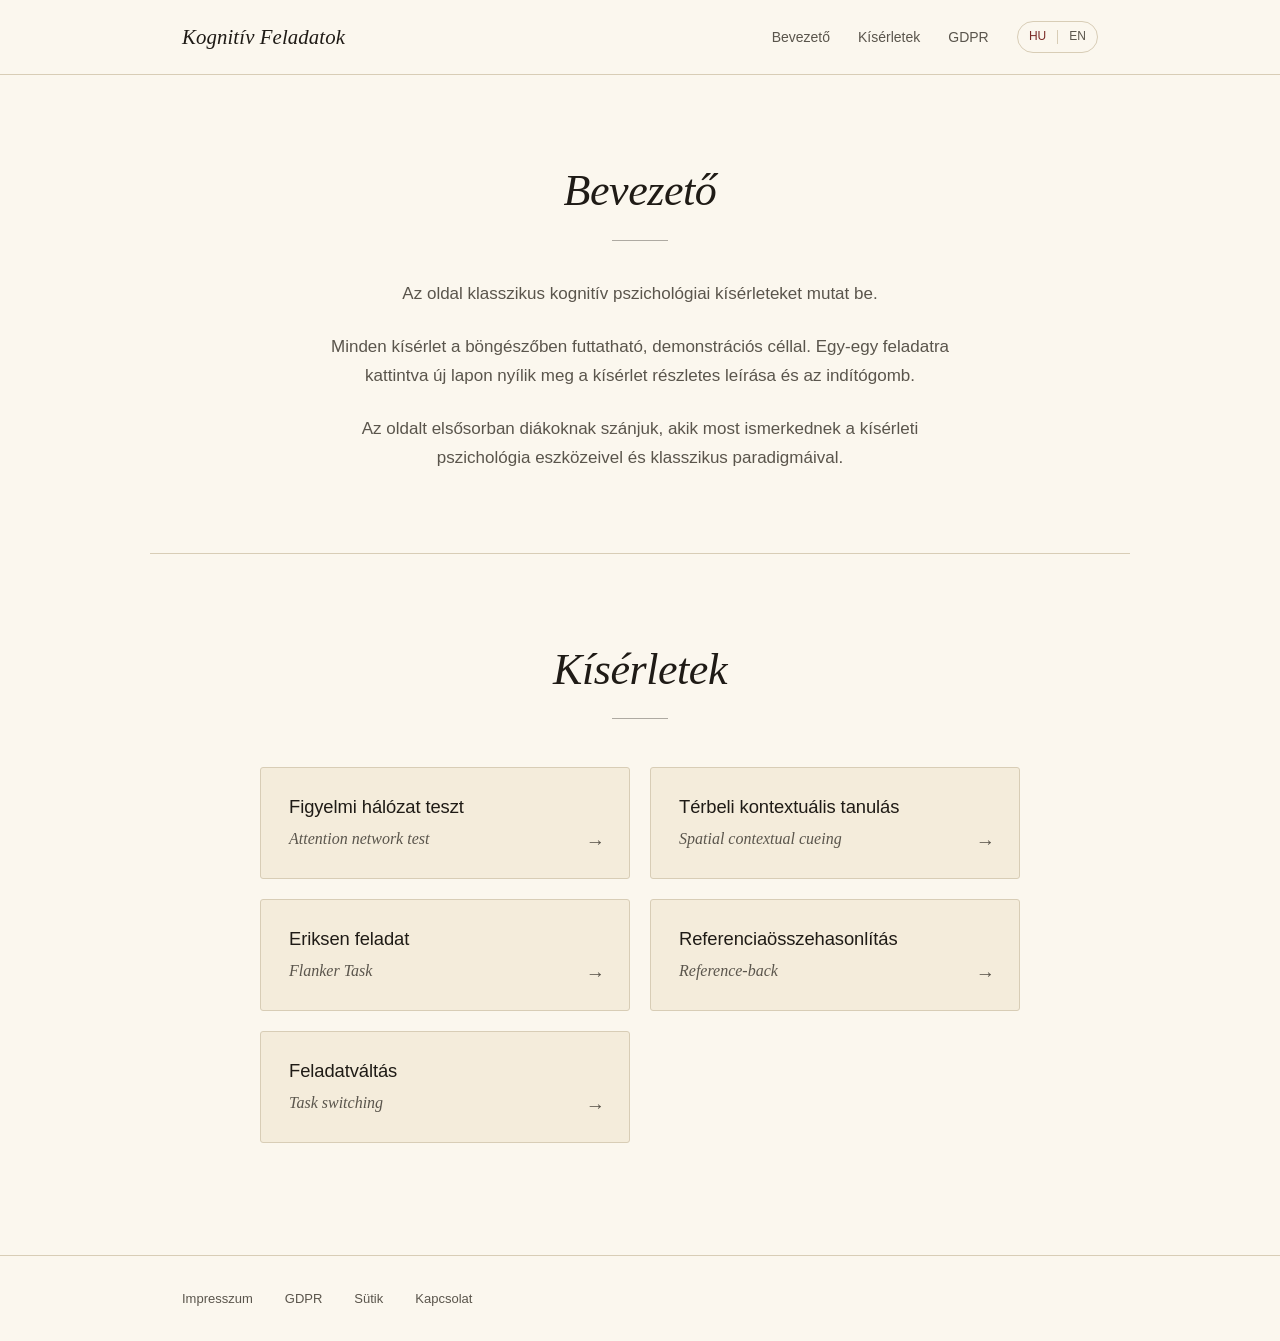
<file: index.html>
<!DOCTYPE html>
<html lang="hu">
<head>
    <meta charset="UTF-8">
    <meta name="viewport" content="width=device-width, initial-scale=1.0">
    <title>Cogni FEladatok</title>
    <meta name = "description" content="Pár klasszikus kognitív pszichológiai kísérlet diákok és érdeklődők számára. Six classical cognitive psychology experiments for students and the curious.">
    <link rel = "stylesheet" href = "common_style.css">
</head>
<body>

<header class="site-header">
    <div class="container">
        <a href="/" class="brand">Kognitív Feladatok</a>
        <nav class="site-nav" aria-label="Main">
            <a href="#introduction"><span class="hu">Bevezető</span><span class="en">Introduction</span></a>
            <a href="#experiments"><span class="hu">Kísérletek</span><span class="en">Experiments</span></a>
            <a href="gdpr.html">GDPR</a>
            <div class="lang-toggle" role="group" aria-label="Language">
                <button type="button" data-lang="hu" aria-pressed="true">HU</button>
                <span class="divider" aria-hidden="true"></span>
                <button type="button" data-lang="en" aria-pressed="false">EN</button>
            </div>
        </nav>
    </div>
</header>

<main>

    <section class="introduction" id="introduction">
      <div class="container">
        <h1 class="section-heading">
          <span class="hu">Bevezető</span>
          <span class="en">Introduction</span>
        </h1>
        <p>
          <span class="hu">Az oldal klasszikus kognitív pszichológiai kísérleteket mutat be.</span>
          <span class="en">This site presents classical cognitive psychology experiments — from attentional networks and visual search to conflict resolution and working memory.</span>
        </p>
        <p>
          <span class="hu">Minden kísérlet a böngészőben futtatható, demonstrációs céllal. Egy-egy feladatra kattintva új lapon nyílik meg a kísérlet részletes leírása és az indítógomb.</span>
          <span class="en">Each experiment runs directly in the browser, for demonstration purposes. Clicking a task opens its description and start button in a new tab.</span>
        </p>
        <p>
          <span class="hu">Az oldalt elsősorban diákoknak szánjuk, akik most ismerkednek a 
            kísérleti pszichológia eszközeivel és klasszikus paradigmáival.</span>
          <span class="en">The site is intended primarily for students who are getting their first hands-on look 
            at the tools and classical paradigms of experimental psychology.</span>
        </p>
      </div>
    </section>

    <hr class="section-divider">

    <section class="experiments" id="experiments">
      <div class="container">
        <h2 class="section-heading">
          <span class="hu">Kísérletek</span>
          <span class="en">Experiments</span>
        </h2>

        <div class="experiment-grid">

          <a href="ant.html" class="experiment-card">
            <span class="card-hu">Figyelmi hálózat teszt</span>
            <span class="card-en">Attention network test</span>
            <span class="card-arrow" aria-hidden="true">→</span>
          </a>

          <a href="consp.html" class="experiment-card">
            <span class="card-hu">Térbeli kontextuális tanulás</span>
            <span class="card-en">Spatial contextual cueing</span>
            <span class="card-arrow" aria-hidden="true">→</span>
          </a>

          <a href="flanker.html" class="experiment-card">
            <span class="card-hu">Eriksen feladat</span>
            <span class="card-en">Flanker Task</span>
            <span class="card-arrow" aria-hidden="true">→</span>
          </a>

          <a href="refback.html" class="experiment-card">
            <span class="card-hu">Referenciaösszehasonlítás</span>
            <span class="card-en">Reference-back</span>
            <span class="card-arrow" aria-hidden="true">→</span>
          </a>

          <a href="task_switch.html" class="experiment-card">
            <span class="card-hu">Feladatváltás</span>
            <span class="card-en">Task switching</span>
            <span class="card-arrow" aria-hidden="true">→</span>
          </a>

        </div>
      </div>
    </section>


</main>
<footer class="site-footer">
    <div class="container">
        <ul>
            <li><a href="impresszum.html">Impresszum</a></li>
            <li><a href="gdpr.html">GDPR</a></li>
            <li><a href="cookies.html">Sütik</a></li>
            <li><a href="kapcsolat.html"><span class="hu">Kapcsolat</span><span class="en">Contact</span></a></li>
        </ul>
    </div>
</footer>
<script src="common.js" defer></script>
</body>
</html>
</file>
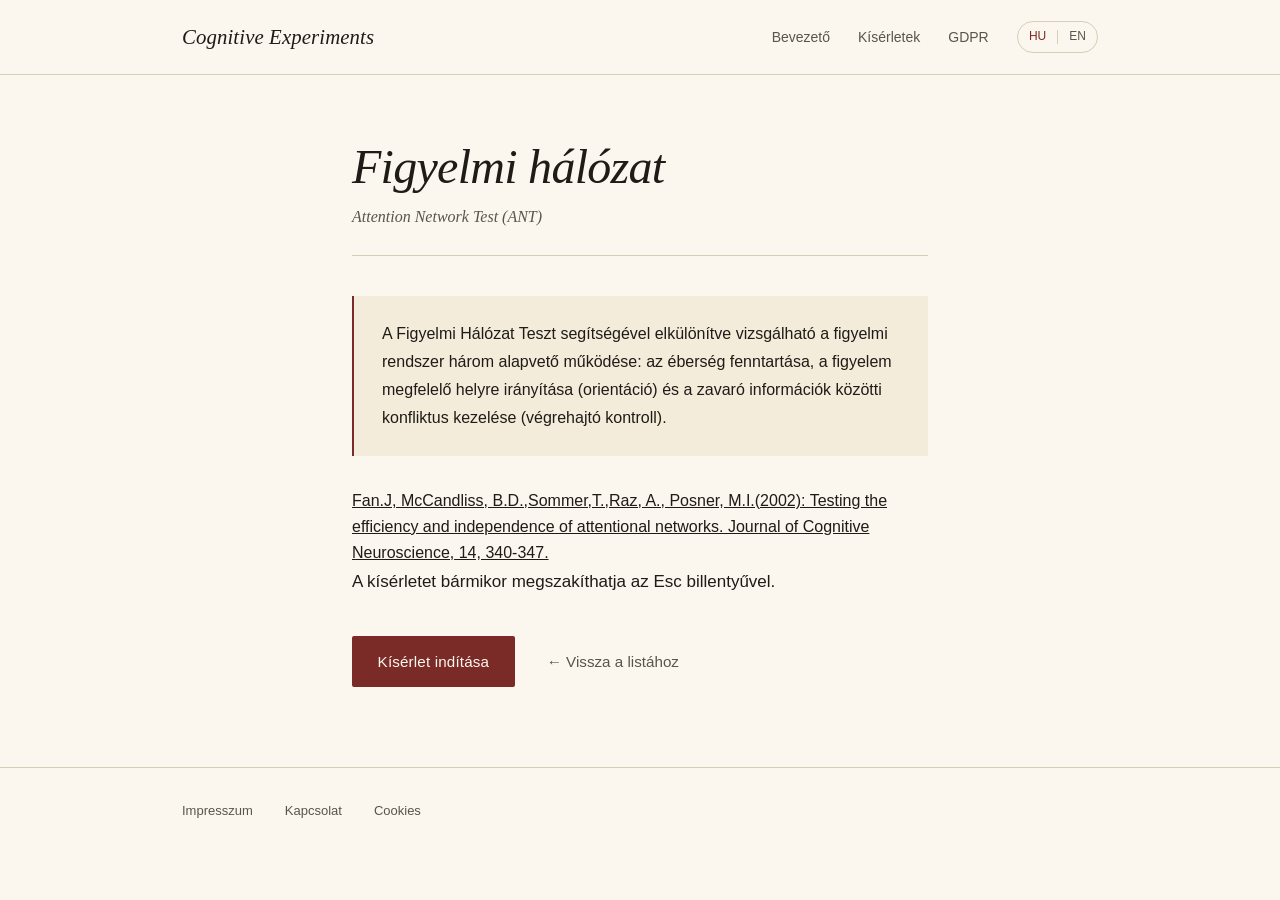
<file: ant.html>
<!DOCTYPE html>
<html lang="hu">
<head>
  <meta charset="UTF-8">
  <meta name="viewport" content="width=device-width, initial-scale=1.0">
  <title>Figyelmi hálózat — Cognitive Experiments</title>
  <meta name="description" content="A figyelmi hálózat teszt (ANT) három figyelmi alrendszert mér: éberség, orientáció, végrehajtó kontroll.">
  <link rel="stylesheet" href="common_style.css">
</head>
<body>

  <header class="site-header">
    <div class="container">
      <a href="index.html" class="brand">Cognitive Experiments</a>
      <nav class="site-nav" aria-label="Main">
        <a href="index.html#introduction"><span class="hu">Bevezető</span><span class="en">Introduction</span></a>
        <a href="index.html#experiments"><span class="hu">Kísérletek</span><span class="en">Experiments</span></a>
        <a href="gdpr.html">GDPR</a>
        <div class="lang-toggle" role="group" aria-label="Language">
          <button type="button" data-lang="hu" aria-pressed="true">HU</button>
          <span class="divider" aria-hidden="true"></span>
          <button type="button" data-lang="en" aria-pressed="false">EN</button>
        </div>
      </nav>
    </div>
  </header>

  <main class="experiment-page">

    <h1>
      <span class="hu">Figyelmi hálózat</span>
      <span class="en">Attention Network Test</span>
    </h1>
    <p class="citation">
      <span class="hu">Attention Network Test (ANT)</span>
      <span class="en">Attention Network Test (ANT)</span>
    </p>

    <div class="instructions">
      <p>
        <span class="hu">A Figyelmi Hálózat Teszt segítségével elkülönítve vizsgálható a figyelmi rendszer három alapvető működése: 
          az éberség fenntartása, a figyelem megfelelő helyre irányítása (orientáció) és a zavaró információk közötti konfliktus kezelése (végrehajtó kontroll).</span>
        <span class="en">The Attention Network Test can be used to separately examine the three basic functions of the attention system:
maintaining alertness, directing attention to the appropriate location (orientation), and managing conflict between distracting information (executive control).</span>
      </p>
    </div>
    <div>
      <a href="https://pubmed.ncbi.nlm.nih.gov/11970796/">Fan.J, McCandliss, B.D.,Sommer,T.,Raz, A., Posner, M.I.(2002): Testing the efficiency and independence
                                                            of attentional networks. Journal of Cognitive Neuroscience, 14, 340-347.</a>
    </div>
    <p>
      <span class="hu"> A kísérletet bármikor megszakíthatja az <strong>Esc</strong> billentyűvel.</span>
      <span class="en"> You can quit at any time by pressing <strong>Esc</strong>.</span>
    </p>
    <div class="actions">
      <a href="experiments/ANT.html" class="button">
        <span class="hu">Kísérlet indítása</span>
        <span class="en">Start the experiment</span>
      </a>
      <a href="index.html#experiments" class="back-link">
        <span class="hu">← Vissza a listához</span>
        <span class="en">← Back to the list</span>
      </a>
    </div>

  </main>

  <footer class="site-footer">
    <div class="container">
      <ul>
        <li><a href="impresszum.html">Impresszum</a></li>
        <li><a href="kapcsolat.html"><span class="hu">Kapcsolat</span><span class="en">Contact</span></a></li>
        <li><a href="cookies.html">Cookies</a></li>
      </ul>
    </div>
  </footer>

  <script src="common.js" defer></script>
</body>
</html>
</file>
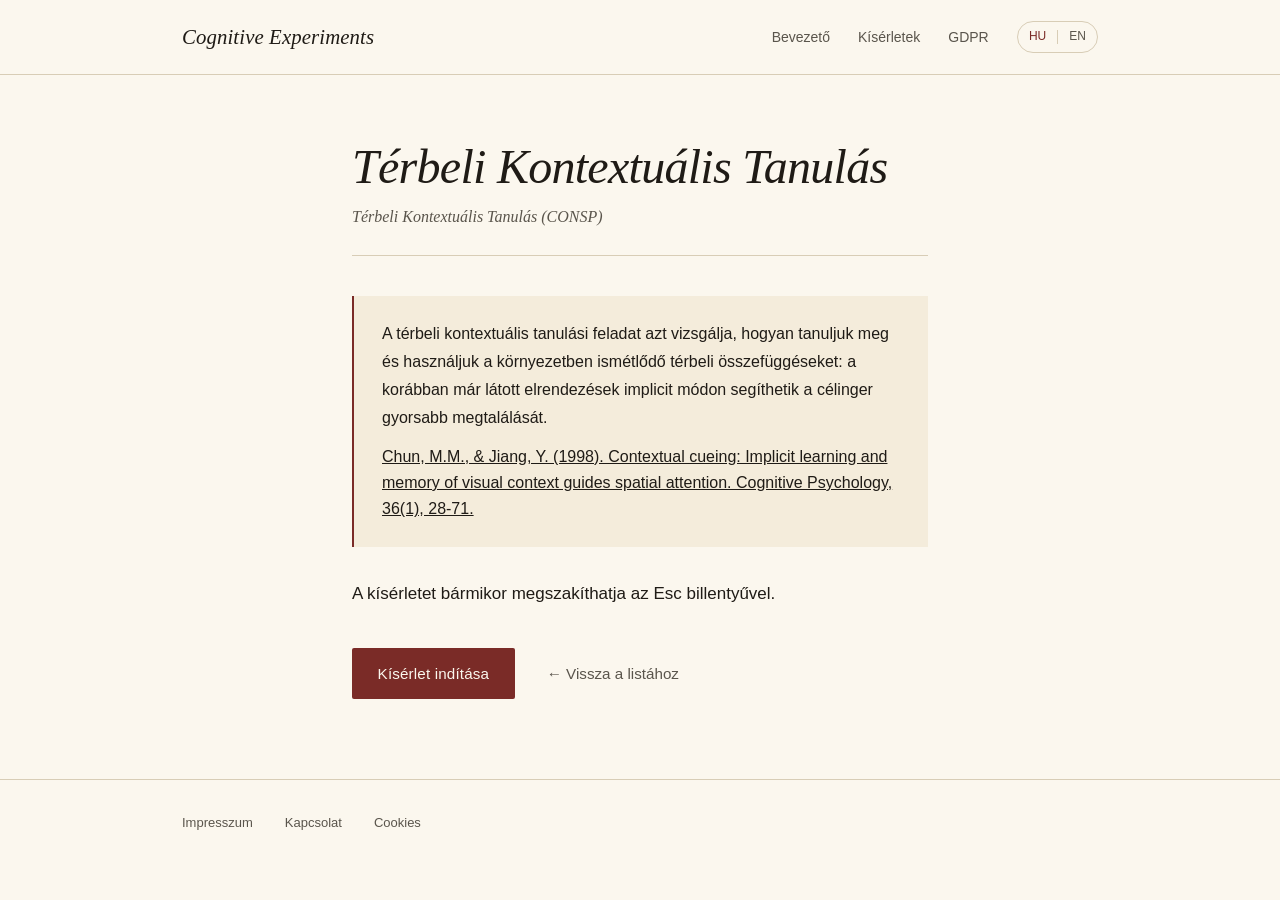
<file: consp.html>
<!DOCTYPE html>
<html lang="hu">
<head>
  <meta charset="UTF-8">
  <meta name="viewport" content="width=device-width, initial-scale=1.0">
  <title>Konjunkciós keresés — Cognitive Experiments</title>
  <meta name="description" content="A konjunkciós keresés teszt (CONSP) három figyelmi alrendszert mér: éberség, orientáció, végrehajtó kontroll.">
  <link rel="stylesheet" href="common_style.css">
</head>
<body>

  <header class="site-header">
    <div class="container">
      <a href="index.html" class="brand">Cognitive Experiments</a>
      <nav class="site-nav" aria-label="Main">
        <a href="index.html#introduction"><span class="hu">Bevezető</span><span class="en">Introduction</span></a>
        <a href="index.html#experiments"><span class="hu">Kísérletek</span><span class="en">Experiments</span></a>
        <a href="gdpr.html">GDPR</a>
        <div class="lang-toggle" role="group" aria-label="Language">
          <button type="button" data-lang="hu" aria-pressed="true">HU</button>
          <span class="divider" aria-hidden="true"></span>
          <button type="button" data-lang="en" aria-pressed="false">EN</button>
        </div>
      </nav>
    </div>
  </header>

  <main class="experiment-page">

    <h1>
      <span class="hu">Térbeli Kontextuális Tanulás</span>
      <span class="en">Spatial Contextual cueing</span>
    </h1>
    <p class="citation">
      <span class="hu">Térbeli Kontextuális Tanulás (CONSP)</span>
      <span class="en">Spatial Contextual cueing (CONSP)</span>
    </p>

    <div class="instructions">
      <p>
        <span class="hu">A térbeli kontextuális tanulási feladat azt vizsgálja, hogyan tanuljuk meg és használjuk a környezetben ismétlődő térbeli összefüggéseket:
        a korábban már látott elrendezések implicit módon segíthetik a célinger gyorsabb megtalálását.</span>
        <span class="en">The spatial contextual learning task examines how we learn and use spatial relationships that are repeated in the environment:
previously seen arrangements can implicitly help us find the target stimulus faster.</span>
      </p>
      <a href="https://www.sciencedirect.com/science/article/pii/S0010028598906818?via%3Dihub">Chun, M.M., & Jiang, Y. (1998). Contextual cueing: Implicit learning and memory of visual context guides spatial attention. Cognitive Psychology, 36(1), 28-71. </a>
    </div>

    <p>
      <span class="hu"> A kísérletet bármikor megszakíthatja az <strong>Esc</strong> billentyűvel.</span>
      <span class="en"> You can quit at any time by pressing <strong>Esc</strong>.</span>
    </p>

    <div class="actions">
      <a href="experiments/CONSP.html" class="button">
        <span class="hu">Kísérlet indítása</span>
        <span class="en">Start the experiment</span>
      </a>
      <a href="index.html#experiments" class="back-link">
        <span class="hu">← Vissza a listához</span>
        <span class="en">← Back to the list</span>
      </a>
    </div>


  </main>

  <footer class="site-footer">
    <div class="container">
      <ul>
        <li><a href="impresszum.html">Impresszum</a></li>
        <li><a href="kapcsolat.html"><span class="hu">Kapcsolat</span><span class="en">Contact</span></a></li>
        <li><a href="cookies.html">Cookies</a></li>
      </ul>
    </div>
  </footer>

  <script src="common.js" defer></script>
</body>
</html>
</file>
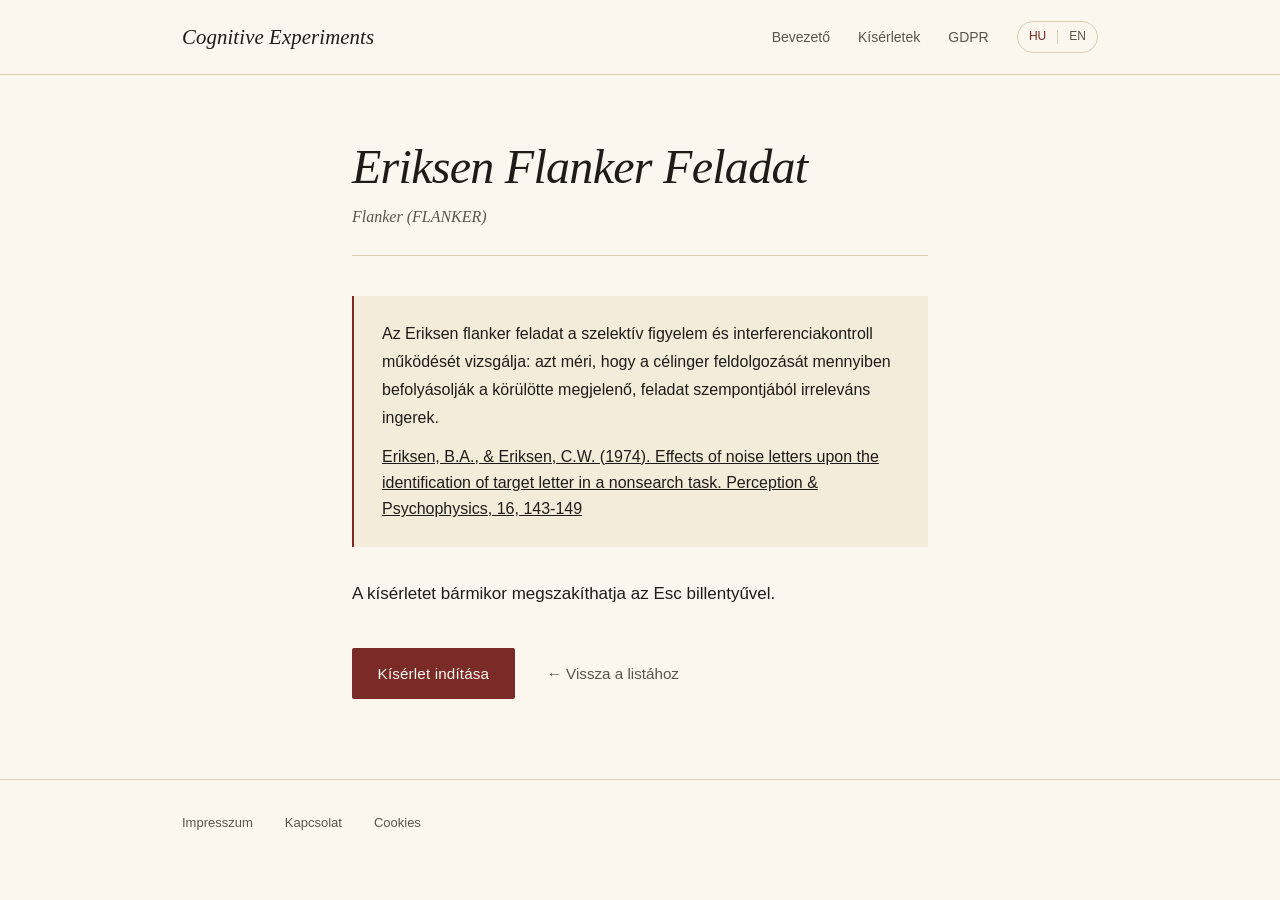
<file: flanker.html>
<!DOCTYPE html>
<html lang="hu">
<head>
  <meta charset="UTF-8">
  <meta name="viewport" content="width=device-width, initial-scale=1.0">
  <title>Eriksen Flanker feladat — Cognitive Experiments</title>
  <meta name="description" content="A Flanker teszt (FLANKER) méri a figyelem irányításának képességét.">
  <link rel="stylesheet" href="common_style.css">
</head>
<body>

  <header class="site-header">
    <div class="container">
      <a href="index.html" class="brand">Cognitive Experiments</a>
      <nav class="site-nav" aria-label="Main">
        <a href="index.html#introduction"><span class="hu">Bevezető</span><span class="en">Introduction</span></a>
        <a href="index.html#experiments"><span class="hu">Kísérletek</span><span class="en">Experiments</span></a>
        <a href="gdpr.html">GDPR</a>
        <div class="lang-toggle" role="group" aria-label="Language">
          <button type="button" data-lang="hu" aria-pressed="true">HU</button>
          <span class="divider" aria-hidden="true"></span>
          <button type="button" data-lang="en" aria-pressed="false">EN</button>
        </div>
      </nav>
    </div>
  </header>

  <main class="experiment-page">

    <h1>
      <span class="hu">Eriksen Flanker Feladat</span>
      <span class="en">Eriksen Flanker Task</span>
    </h1>
    <p class="citation">
      <span class="hu">Flanker (FLANKER)</span>
      <span class="en">Flanker (FLANKER)</span>
    </p>

    <div class="instructions">
      <p>
        <span class="hu">Az Eriksen flanker feladat a szelektív figyelem és interferenciakontroll működését vizsgálja:
          azt méri, hogy a célinger feldolgozását mennyiben befolyásolják a körülötte megjelenő, feladat szempontjából irreleváns ingerek.</span>
        <span class="en">The Eriksen flanker task examines the functioning of selective attention and interference control:
it measures the extent to which the processing of a target stimulus is influenced by task-irrelevant stimuli that appear around it.</span>
      </p>
      <a href="https://link.springer.com/article/10.3758/BF03203267">Eriksen, B.A., & Eriksen, C.W. (1974). Effects of noise letters upon the identification of target letter in a nonsearch task. Perception & Psychophysics, 16, 143-149</a>
    </div>

    <p>
      <span class="hu"> A kísérletet bármikor megszakíthatja az <strong>Esc</strong> billentyűvel.</span>
      <span class="en"> You can quit at any time by pressing <strong>Esc</strong>.</span>
    </p>

    <div class="actions">
      <a href="experiments/FLANKER.html" class="button">
        <span class="hu">Kísérlet indítása</span>
        <span class="en">Start the experiment</span>
      </a>
      <a href="index.html#experiments" class="back-link">
        <span class="hu">← Vissza a listához</span>
        <span class="en">← Back to the list</span>
      </a>
    </div>
  </main>

  <footer class="site-footer">
    <div class="container">
      <ul>
        <li><a href="impresszum.html">Impresszum</a></li>
        <li><a href="kapcsolat.html"><span class="hu">Kapcsolat</span><span class="en">Contact</span></a></li>
        <li><a href="cookies.html">Cookies</a></li>
      </ul>
    </div>
  </footer>

  <script src="common.js" defer></script>
</body>
</html>
</file>
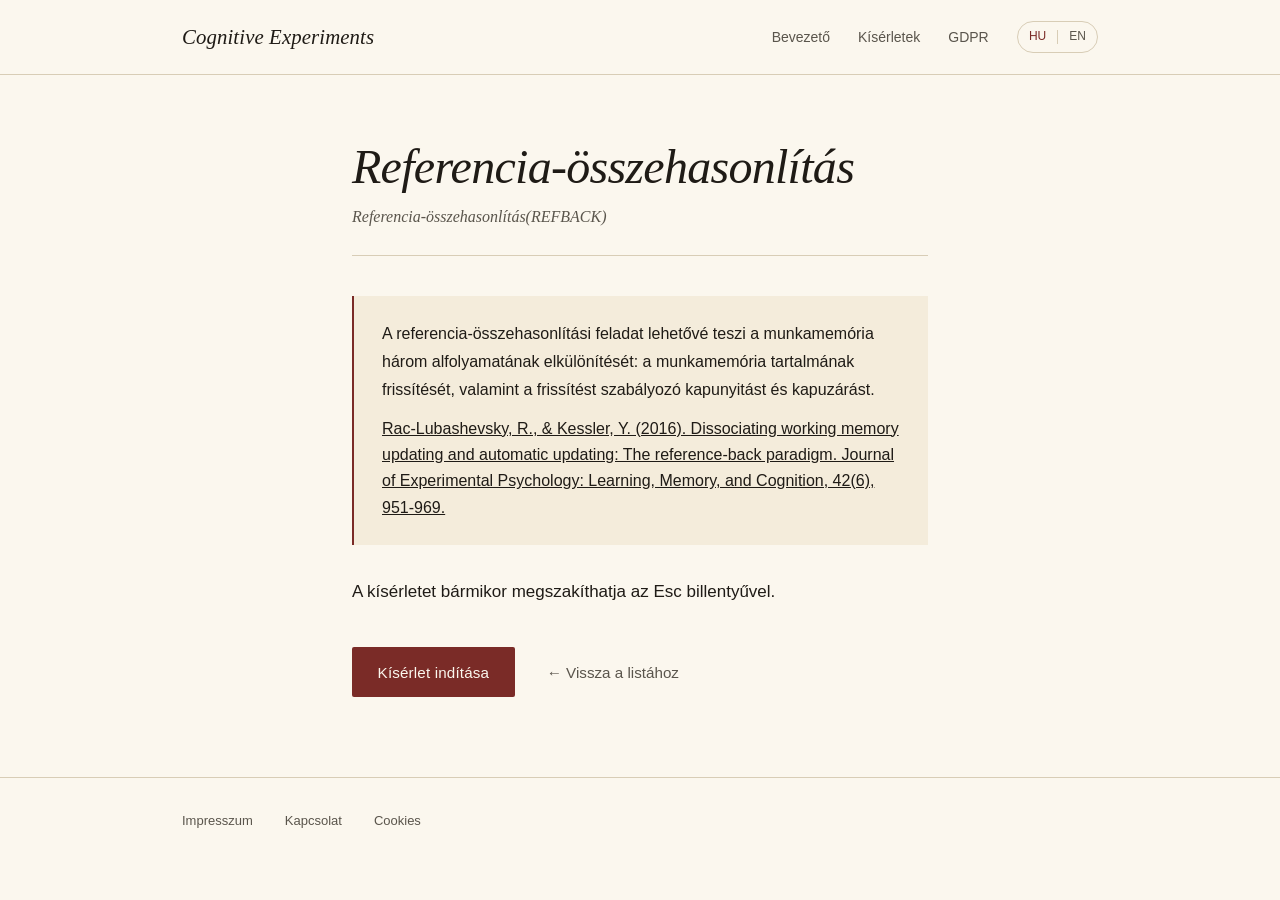
<file: refback.html>
<!DOCTYPE html>
<html lang="hu">
<head>
  <meta charset="UTF-8">
  <meta name="viewport" content="width=device-width, initial-scale=1.0">
  <title>Refback — Cognitive Experiments</title>
  <meta name="description" content="A Refback teszt (REFBACK) méri a figyelem irányításának képességét.">
  <link rel="stylesheet" href="common_style.css">
</head>
<body>

  <header class="site-header">
    <div class="container">
      <a href="index.html" class="brand">Cognitive Experiments</a>
      <nav class="site-nav" aria-label="Main">
        <a href="index.html#introduction"><span class="hu">Bevezető</span><span class="en">Introduction</span></a>
        <a href="index.html#experiments"><span class="hu">Kísérletek</span><span class="en">Experiments</span></a>
        <a href="gdpr.html">GDPR</a>
        <div class="lang-toggle" role="group" aria-label="Language">
          <button type="button" data-lang="hu" aria-pressed="true">HU</button>
          <span class="divider" aria-hidden="true"></span>
          <button type="button" data-lang="en" aria-pressed="false">EN</button>
        </div>
      </nav>
    </div>
  </header>

  <main class="experiment-page">

    <h1>
      <span class="hu">Referencia-összehasonlítás</span>
      <span class="en">Reference-back</span>
    </h1>
    <p class="citation">
      <span class="hu">Referencia-összehasonlítás(REFBACK)</span>
      <span class="en">Reference-back (REFBACK)</span>
    </p>

    <div class="instructions">
      <p>
        <span class="hu">A referencia-összehasonlítási feladat lehetővé teszi a munkamemória három alfolyamatának elkülönítését:
        a munkamemória tartalmának frissítését, valamint a frissítést szabályozó kapunyitást és kapuzárást.</span>
        <span class="en">The reference comparison task allows us to isolate three subprocesses of working memory:
the updating of the contents of working memory, and the gate opening and closing that govern the updating.</span>
      </p>
      <a href="https://psycnet.apa.org/doiLanding?doi=10.1037%2Fxlm0000219">Rac-Lubashevsky, R., & Kessler, Y. (2016). Dissociating working memory updating and automatic updating: The reference-back paradigm. Journal of Experimental Psychology: Learning, Memory, and Cognition, 42(6), 951-969.</a>
    </div>
    <p>
      <span class="hu"> A kísérletet bármikor megszakíthatja az <strong>Esc</strong> billentyűvel.</span>
      <span class="en"> You can quit at any time by pressing <strong>Esc</strong>.</span>
    </p>

    <div class="actions">
      <a href="experiments/REFBACK.html" class="button">
        <span class="hu">Kísérlet indítása</span>
        <span class="en">Start the experiment</span>
      </a>
      <a href="index.html#experiments" class="back-link">
        <span class="hu">← Vissza a listához</span>
        <span class="en">← Back to the list</span>
      </a>
    </div>
  </main>

  <footer class="site-footer">
    <div class="container">
      <ul>
        <li><a href="impresszum.html">Impresszum</a></li>
        <li><a href="kapcsolat.html"><span class="hu">Kapcsolat</span><span class="en">Contact</span></a></li>
        <li><a href="cookies.html">Cookies</a></li>
      </ul>
    </div>
  </footer>

  <script src="common.js" defer></script>
</body>
</html>
</file>
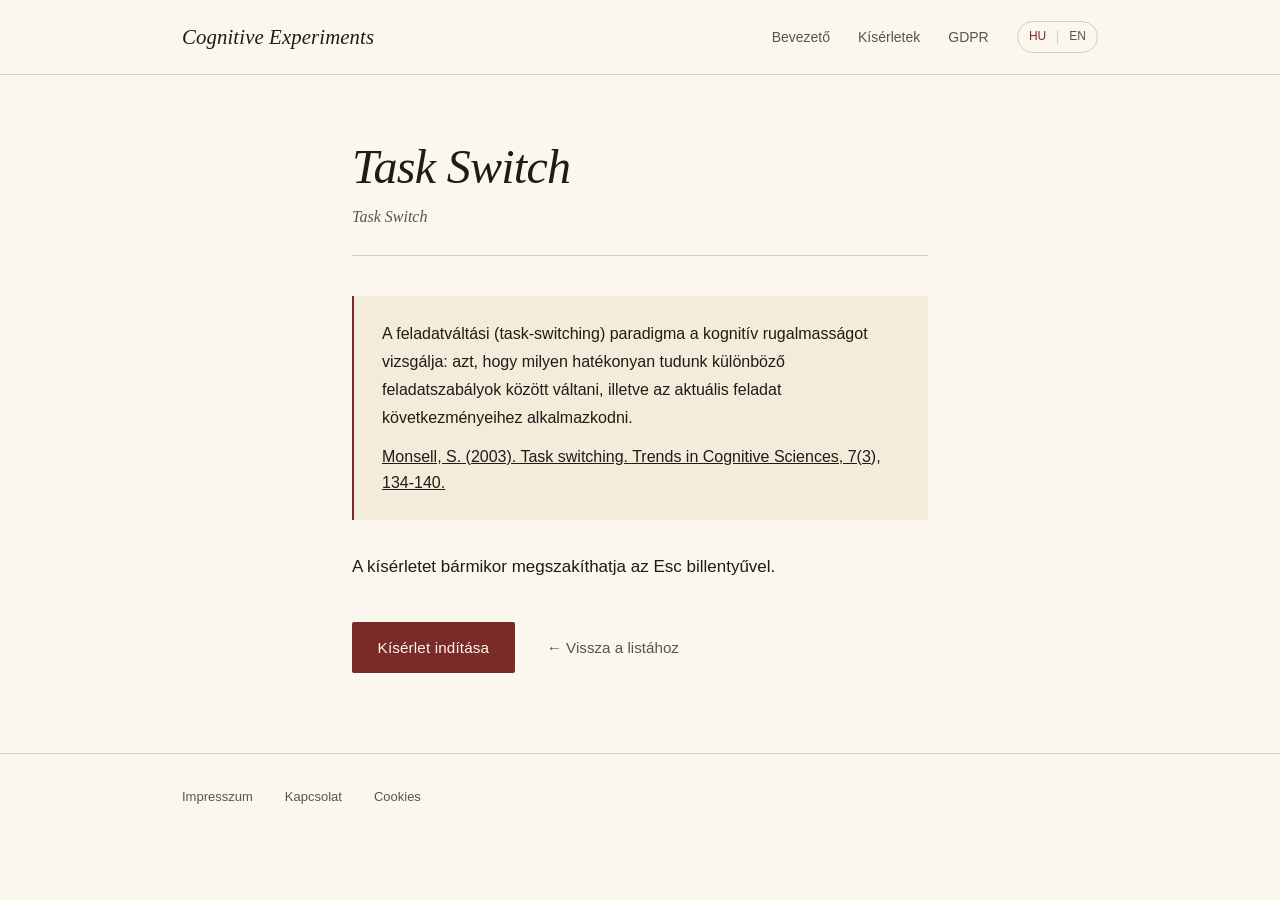
<file: task_switch.html>
<!DOCTYPE html>
<html lang="hu">
<head>
  <meta charset="UTF-8">
  <meta name="viewport" content="width=device-width, initial-scale=1.0">
  <title>Task Switch — Cognitive Experiments</title>
  <meta name="description" content="A Task Switch kísérlet méri a figyelem irányításának képességét.">
  <link rel="stylesheet" href="common_style.css">
</head>
<body>

  <header class="site-header">
    <div class="container">
      <a href="index.html" class="brand">Cognitive Experiments</a>
      <nav class="site-nav" aria-label="Main">
        <a href="index.html#introduction"><span class="hu">Bevezető</span><span class="en">Introduction</span></a>
        <a href="index.html#experiments"><span class="hu">Kísérletek</span><span class="en">Experiments</span></a>
        <a href="gdpr.html">GDPR</a>
        <div class="lang-toggle" role="group" aria-label="Language">
          <button type="button" data-lang="hu" aria-pressed="true">HU</button>
          <span class="divider" aria-hidden="true"></span>
          <button type="button" data-lang="en" aria-pressed="false">EN</button>
        </div>
      </nav>
    </div>
  </header>

  <main class="experiment-page">

    <h1>
      <span class="hu">Task Switch</span>
      <span class="en">Task Switch</span>
    </h1>
    <p class="citation">
      <span class="hu">Task Switch</span>
      <span class="en">Task Switch</span>
    </p>

    <div class="instructions">
      <p>
        <span class="hu">A feladatváltási (task-switching) paradigma a kognitív rugalmasságot vizsgálja:
        azt, hogy milyen hatékonyan tudunk különböző feladatszabályok között váltani, illetve az aktuális feladat következményeihez alkalmazkodni.</span>
        <span class="en">The task-switching paradigm examines cognitive flexibility:
how effectively we can switch between different task rules and adapt to the consequences of the current task.</span>
      </p>
      <a href="https://www.cell.com/trends/cognitive-sciences/abstract/S1364-6613(03)00028-7?_returnURL=https%3A%2F%2Flinkinghub.elsevier.com%2Fretrieve%2Fpii%2FS1364661303000287%3Fshowall%3Dtrue">Monsell, S. (2003). Task switching. Trends in Cognitive Sciences, 7(3), 134-140.</a>
    </div>

    <p>
      <span class="hu"> A kísérletet bármikor megszakíthatja az <strong>Esc</strong> billentyűvel.</span>
      <span class="en"> You can quit at any time by pressing <strong>Esc</strong>.</span>
    </p>

    <div class="actions">
      <a href="experiments/TASKSWITCH.html" class="button">
        <span class="hu">Kísérlet indítása</span>
        <span class="en">Start the experiment</span>
      </a>
      <a href="index.html#experiments" class="back-link">
        <span class="hu">← Vissza a listához</span>
        <span class="en">← Back to the list</span>
      </a>
    </div>
  </main>

  <footer class="site-footer">
    <div class="container">
      <ul>
        <li><a href="impresszum.html">Impresszum</a></li>
        <li><a href="kapcsolat.html"><span class="hu">Kapcsolat</span><span class="en">Contact</span></a></li>
        <li><a href="cookies.html">Cookies</a></li>
      </ul>
    </div>
  </footer>

  <script src="common.js" defer></script>
</body>
</html>
</file>
<file: common_style.css>
/* =============================================================
   Cognitive Experiments — Common Stylesheet
   Editorial-academic aesthetic. Cream + ink + oxblood.
   ============================================================= */

/* ---------- Design tokens ---------- */
:root {
  /* Colour: light mode (default) */
  --paper:        #FBF7EE;
  --paper-soft:   #F4ECDB;
  --ink:          #1F1B16;
  --ink-soft:     #5A554C;
  --rule:         #D8CDB6;
  --accent:       #7A2B27;
  --accent-hover: #5E211E;
  --accent-soft:  rgba(122, 43, 39, 0.06);

  /* Typography */
  --font-serif: "Cormorant Garamond", "EB Garamond", Georgia, serif;
  --font-sans:  "Public Sans", -apple-system, BlinkMacSystemFont, "Segoe UI", sans-serif;

  /* Layout */
  --container-w: 980px;
  --reading-w:   640px;
}

@media (prefers-color-scheme: dark) {
  :root {
    --paper:        #181612;
    --paper-soft:   #22201B;
    --ink:          #E8E3D6;
    --ink-soft:     #A9A399;
    --rule:         #3A362F;
    --accent:       #C26050;
    --accent-hover: #D77361;
    --accent-soft:  rgba(194, 96, 80, 0.10);
  }
}

/* ---------- Reset ---------- */
*, *::before, *::after { box-sizing: border-box; }
html { font-size: 16px; -webkit-text-size-adjust: 100%; }
body { margin: 0; }
img, svg { display: block; max-width: 100%; }
button { font: inherit; color: inherit; background: none; border: none; padding: 0; cursor: pointer; }
a { color: inherit; }
ul { list-style: none; margin: 0; padding: 0; }

/* ---------- Base typography ---------- */
body {
  background: var(--paper);
  color: var(--ink);
  font-family: var(--font-sans);
  font-size: 1rem;
  line-height: 1.65;
  font-feature-settings: "kern", "liga", "tnum";
  -webkit-font-smoothing: antialiased;
  -moz-osx-font-smoothing: grayscale;
  text-rendering: optimizeLegibility;
}

p { margin: 0 0 1.25rem; }
strong { font-weight: 500; }

/* ---------- Focus ---------- */
:focus-visible {
  outline: 2px solid var(--accent);
  outline-offset: 3px;
  border-radius: 2px;
}

/* ---------- Layout ---------- */
.container {
  width: 100%;
  max-width: var(--container-w);
  margin: 0 auto;
  padding: 0 2rem;
}

/* ---------- Header ---------- */
.site-header {
  border-bottom: 0.5px solid var(--rule);
  background: var(--paper);
}
.site-header .container {
  display: flex;
  align-items: center;
  justify-content: space-between;
  padding-top: 1.25rem;
  padding-bottom: 1.25rem;
  gap: 1rem;
}
.brand {
  font-family: var(--font-serif);
  font-style: italic;
  font-size: 1.3rem;
  font-weight: 500;
  letter-spacing: 0.005em;
  text-decoration: none;
  color: var(--ink);
  transition: color 0.15s ease;
}
.brand:hover { color: var(--accent); }

/* ---------- Navigation ---------- */
.site-nav {
  display: flex;
  align-items: center;
  gap: 1.75rem;
  font-size: 0.875rem;
  color: var(--ink-soft);
}
.site-nav a {
  text-decoration: none;
  transition: color 0.15s ease;
}
.site-nav a:hover { color: var(--accent); }

/* ---------- Language toggle ---------- */
.lang-toggle {
  display: inline-flex;
  align-items: center;
  border: 0.5px solid var(--rule);
  border-radius: 999px;
  font-size: 0.75rem;
  letter-spacing: 0.06em;
  overflow: hidden;
}
.lang-toggle button {
  padding: 0.3rem 0.7rem;
  color: var(--ink-soft);
  transition: color 0.15s ease, background 0.15s ease;
}
.lang-toggle button:hover { color: var(--ink); }
.lang-toggle button[aria-pressed="true"] {
  color: var(--accent);
  font-weight: 500;
}
.lang-toggle .divider {
  width: 0.5px;
  height: 0.9rem;
  background: var(--rule);
}

/* ---------- Sections ---------- */
section { padding: 5rem 0; }

.section-heading {
  text-align: center;
  font-family: var(--font-serif);
  font-style: italic;
  font-weight: 500;
  font-size: clamp(2rem, 4vw, 2.75rem);
  letter-spacing: -0.01em;
  margin: 0 0 0.5rem;
  color: var(--ink);
}
.section-heading::after {
  content: "";
  display: block;
  width: 3.5rem;
  height: 0.5px;
  background: var(--ink);
  opacity: 0.35;
  margin: 0.75rem auto 0;
}

/* ---------- Introduction ---------- */
.introduction p {
  max-width: var(--reading-w);
  margin: 1.5rem auto 0;
  text-align: center;
  color: var(--ink-soft);
  font-size: 1.0625rem;
  line-height: 1.7;
}
.introduction p:first-of-type { margin-top: 2.5rem; }

/* ---------- Section divider ---------- */
.section-divider {
  border: none;
  border-top: 0.5px solid var(--rule);
  max-width: var(--container-w);
  margin: 0 auto;
}

/* ---------- Experiment grid ---------- */
.experiment-grid {
  display: grid;
  grid-template-columns: repeat(2, 1fr);
  gap: 1.25rem;
  max-width: 760px;
  margin: 3rem auto 0;
}

.experiment-card {
  position: relative;
  display: flex;
  flex-direction: column;
  justify-content: flex-start;
  background: var(--paper-soft);
  border: 0.5px solid var(--rule);
  border-radius: 3px;
  padding: 1.5rem 1.75rem;
  min-height: 7rem;
  text-decoration: none;
  color: var(--ink);
  transition: border-color 0.25s ease, background 0.25s ease;
}
.experiment-card:hover {
  border-color: var(--accent);
  background: var(--paper);
}
.experiment-card:hover .card-arrow {
  color: var(--accent);
  transform: translateX(4px);
}

/* Card title: primary language */
.card-hu, .card-en {
  display: block;
  transition: all 0.2s ease;
}
.card-hu {
  font-size: 1.15rem;
  font-weight: 500;
  letter-spacing: -0.005em;
  margin-bottom: 0.2rem;
}
.card-en {
  font-family: var(--font-serif);
  font-style: italic;
  font-size: 1rem;
  color: var(--ink-soft);
}

/* Language swap: in EN mode, English becomes primary */
[lang="en"] .card-en {
  font-family: var(--font-sans);
  font-style: normal;
  font-size: 1.15rem;
  font-weight: 500;
  color: var(--ink);
  letter-spacing: -0.005em;
  margin-bottom: 0.2rem;
  order: 1;
}
[lang="en"] .card-hu {
  font-family: var(--font-serif);
  font-style: italic;
  font-size: 1rem;
  font-weight: 400;
  color: var(--ink-soft);
  letter-spacing: 0;
  margin-bottom: 0;
  order: 2;
}

.card-arrow {
  position: absolute;
  right: 1.5rem;
  bottom: 1.25rem;
  font-size: 1.2rem;
  color: var(--ink-soft);
  transition: color 0.25s ease, transform 0.25s ease;
  font-family: var(--font-serif);
}

/* ---------- Button ---------- */
.button {
  display: inline-flex;
  align-items: center;
  gap: 0.6rem;
  padding: 0.8rem 1.6rem;
  background: var(--accent);
  color: var(--paper);
  border-radius: 2px;
  font-size: 0.95rem;
  font-weight: 500;
  letter-spacing: 0.01em;
  text-decoration: none;
  transition: background 0.15s ease, transform 0.15s ease;
}
.button:hover {
  background: var(--accent-hover);
}
.button:active { transform: translateY(1px); }

/* ---------- Footer ---------- */
.site-footer {
  border-top: 0.5px solid var(--rule);
  padding: 2rem 0;
  margin-top: 2rem;
  font-size: 0.8125rem;
  color: var(--ink-soft);
}
.site-footer .container {
  display: flex;
  justify-content: space-between;
  align-items: center;
  gap: 1rem;
}
.site-footer ul {
  display: flex;
  gap: 2rem;
}
.site-footer a {
  text-decoration: none;
  transition: color 0.15s ease;
}
.site-footer a:hover { color: var(--accent); }

/* ---------- Experiment lobby page ---------- */
.experiment-page {
  max-width: var(--reading-w);
  margin: 0 auto;
  padding: 4rem 2rem 3rem;
}
.experiment-page h1 {
  font-family: var(--font-serif);
  font-style: italic;
  font-weight: 500;
  font-size: clamp(2.25rem, 5vw, 3rem);
  letter-spacing: -0.015em;
  line-height: 1.15;
  margin: 0 0 0.5rem;
}
.experiment-page .citation {
  font-family: var(--font-serif);
  font-style: italic;
  font-size: 1rem;
  color: var(--ink-soft);
  margin: 0 0 2.5rem;
  padding-bottom: 1.5rem;
  border-bottom: 0.5px solid var(--rule);
}
.experiment-page p {
  font-size: 1.0625rem;
  line-height: 1.75;
}
.experiment-page .instructions {
  background: var(--paper-soft);
  border-left: 2px solid var(--accent);
  padding: 1.5rem 1.75rem;
  margin: 2rem 0;
}
.experiment-page .instructions h3 {
  font-family: var(--font-serif);
  font-style: italic;
  font-weight: 500;
  font-size: 1.15rem;
  margin: 0 0 0.75rem;
  letter-spacing: 0.02em;
  text-transform: lowercase;
  font-variant: small-caps;
}
.experiment-page .instructions p {
  font-size: 1rem;
  margin: 0 0 0.75rem;
}
.experiment-page .instructions p:last-child { margin-bottom: 0; }
.experiment-page .key {
  display: inline-block;
  font-family: var(--font-serif);
  font-size: 1.1rem;
  font-weight: 500;
  color: var(--accent);
  margin-right: 0.4rem;
  min-width: 1.2rem;
}
.experiment-page .actions {
  margin-top: 2.5rem;
  display: flex;
  align-items: center;
  gap: 2rem;
  flex-wrap: wrap;
}
.experiment-page .back-link {
  font-size: 0.95rem;
  color: var(--ink-soft);
  text-decoration: none;
  transition: color 0.15s ease;
}
.experiment-page .back-link:hover { color: var(--accent); }

.experiment-page .meta {
  font-size: 0.875rem;
  color: var(--ink-soft);
  font-style: italic;
  margin-top: 1.5rem;
}

/* ---------- Bilingual visibility utilities ---------- */
/* For inline labels and prose: show only the active language. */
[lang="hu"] .en { display: none; }
[lang="en"] .hu { display: none; }

/* ---------- Responsive ---------- */
@media (max-width: 720px) {
  .container { padding: 0 1.25rem; }
  section { padding: 3.5rem 0; }
  .experiment-grid { grid-template-columns: 1fr; max-width: 100%; }
  .site-nav { gap: 1rem; font-size: 0.8125rem; }
  .site-footer .container { flex-direction: column; align-items: flex-start; }
  .site-footer ul { gap: 1.25rem; flex-wrap: wrap; }
  .experiment-page { padding: 2.5rem 1.25rem 2rem; }
}

@media (max-width: 540px) {
  .site-header .container { flex-wrap: wrap; }
  .brand { font-size: 1.15rem; }
  .site-nav { font-size: 0.75rem; gap: 0.85rem; }
}
</file>
